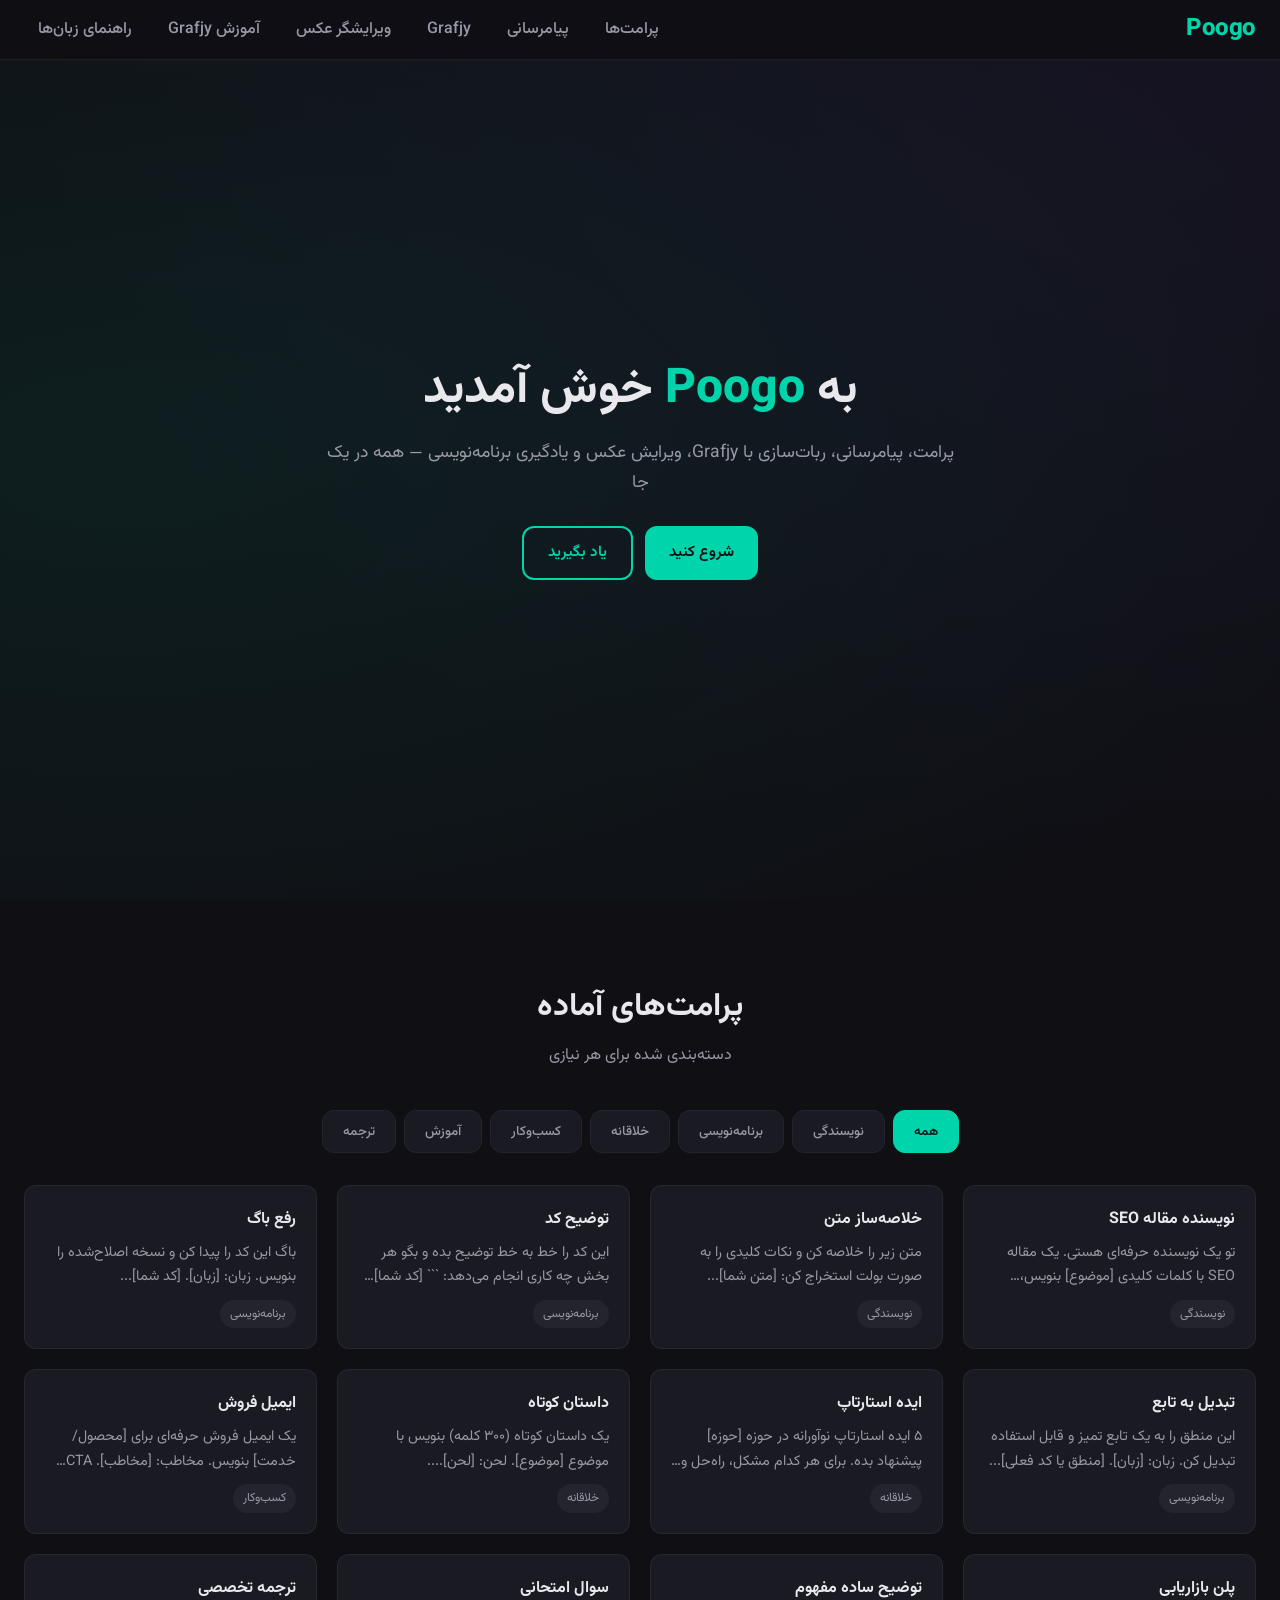
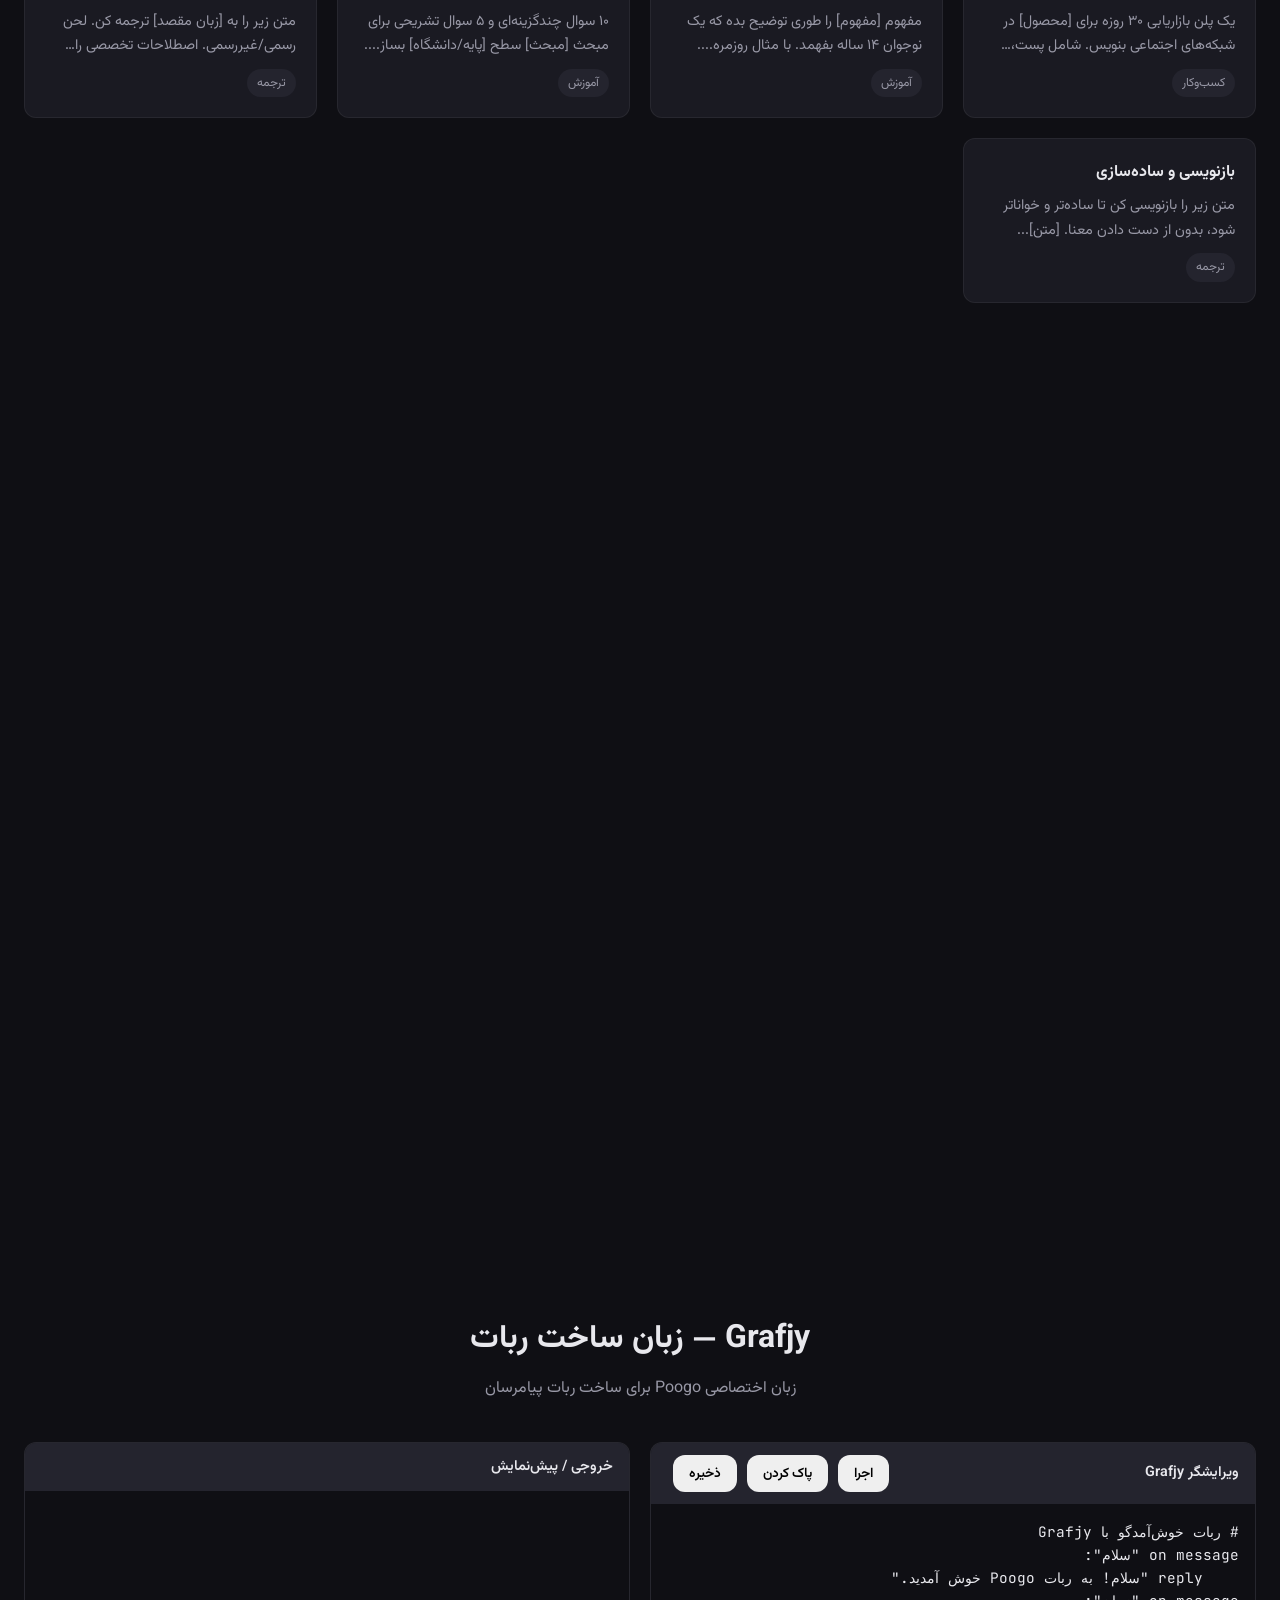
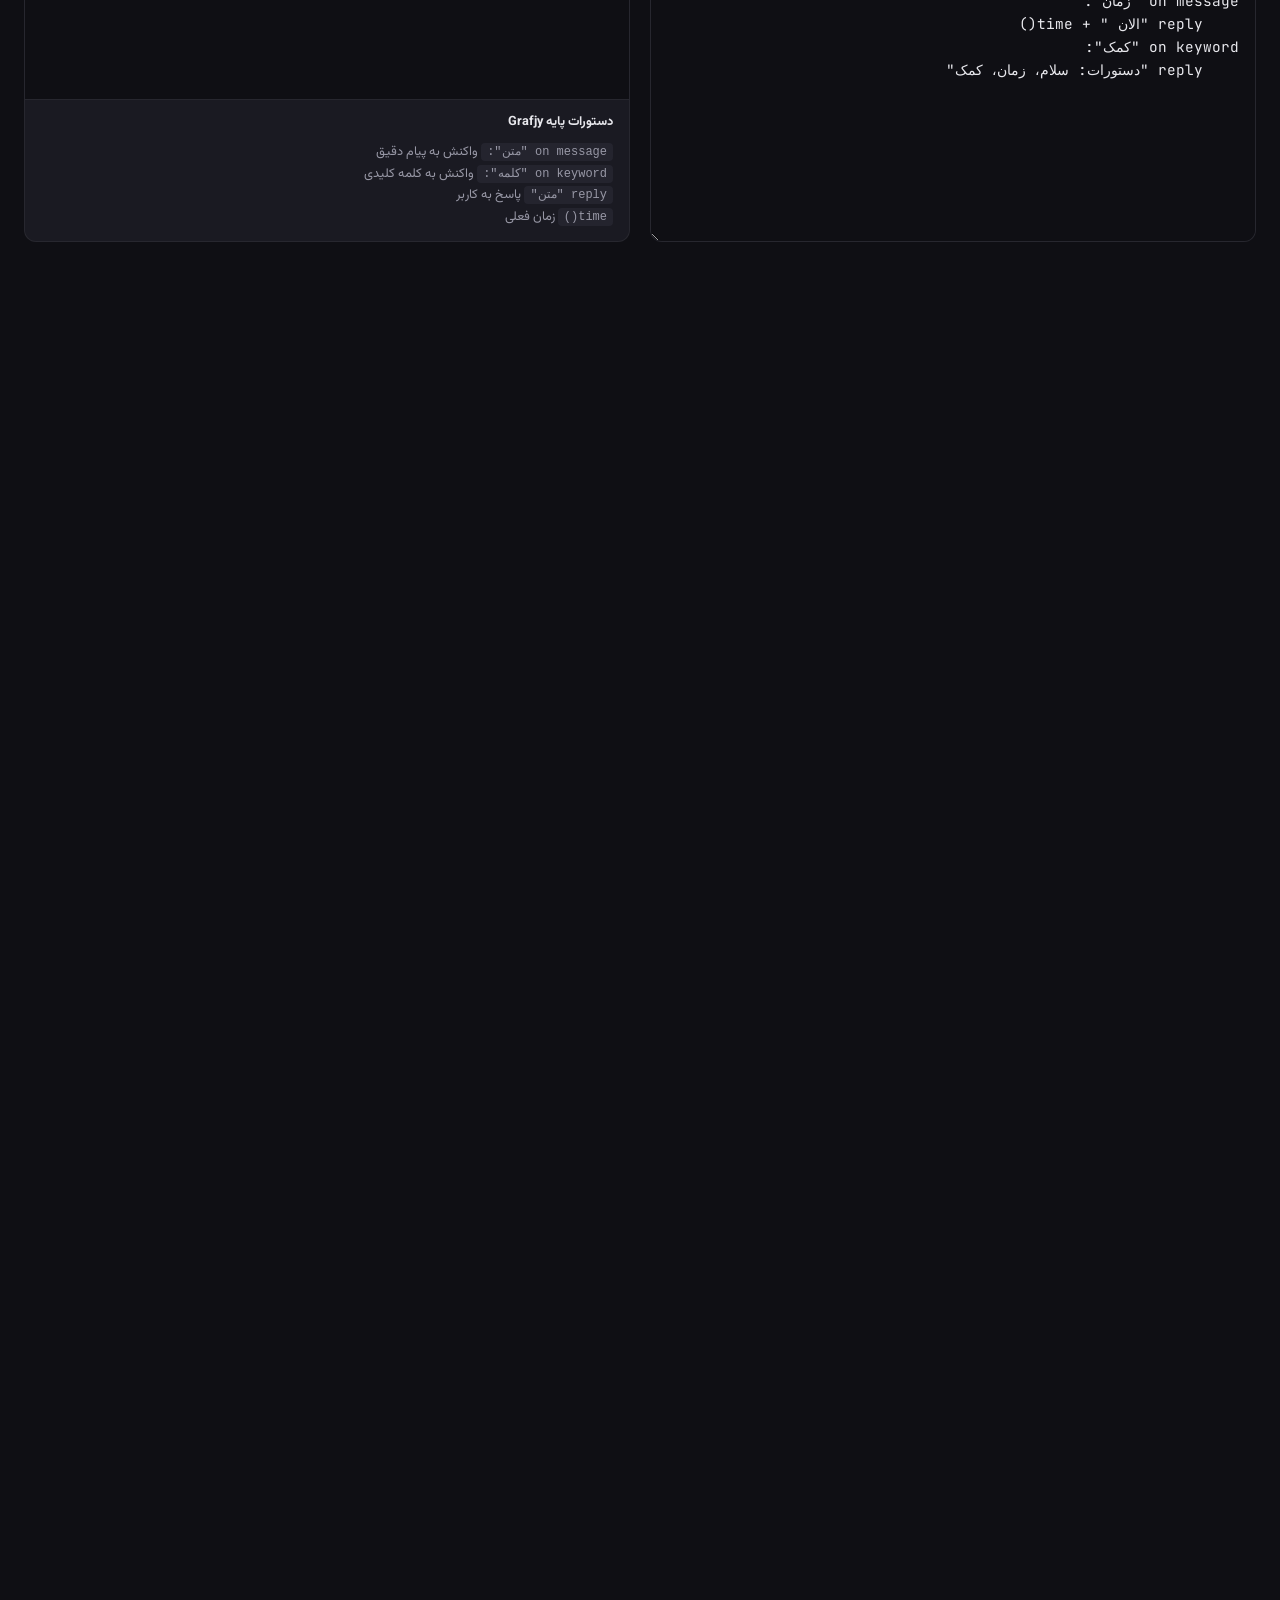
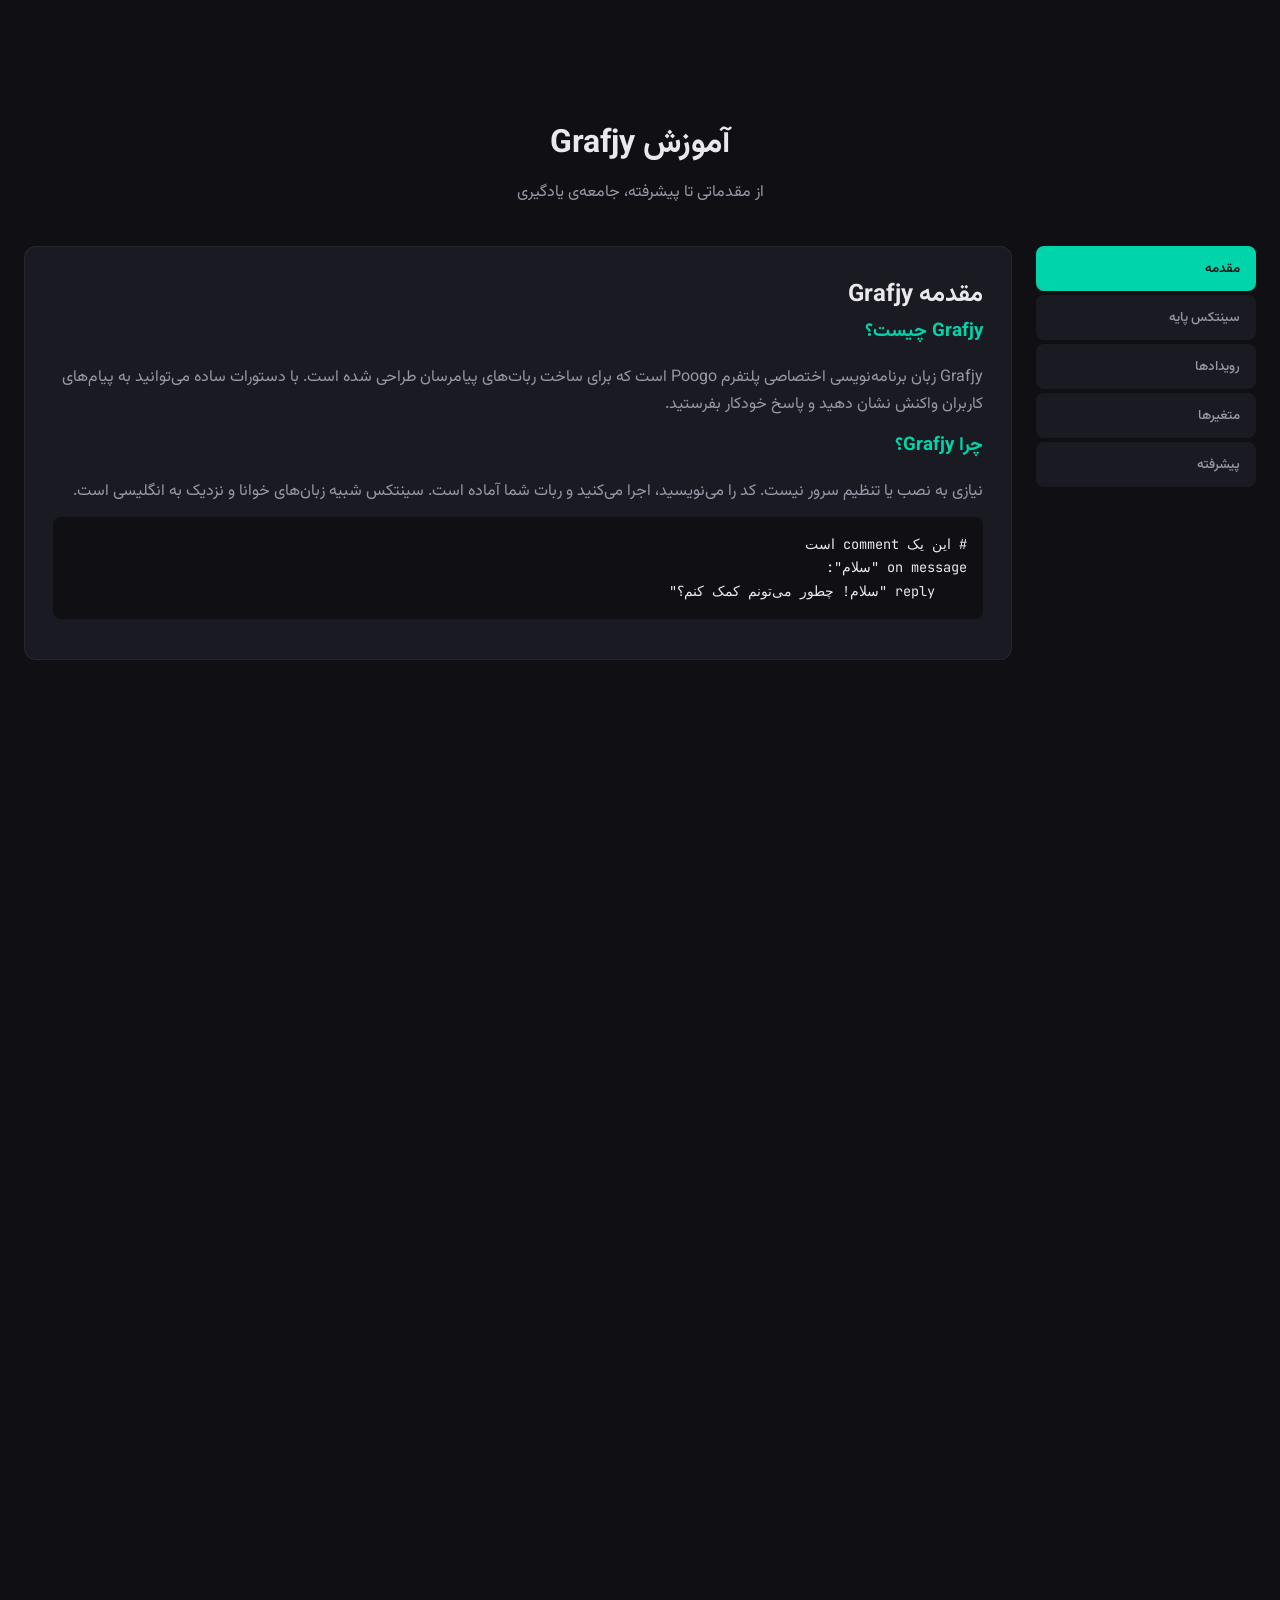
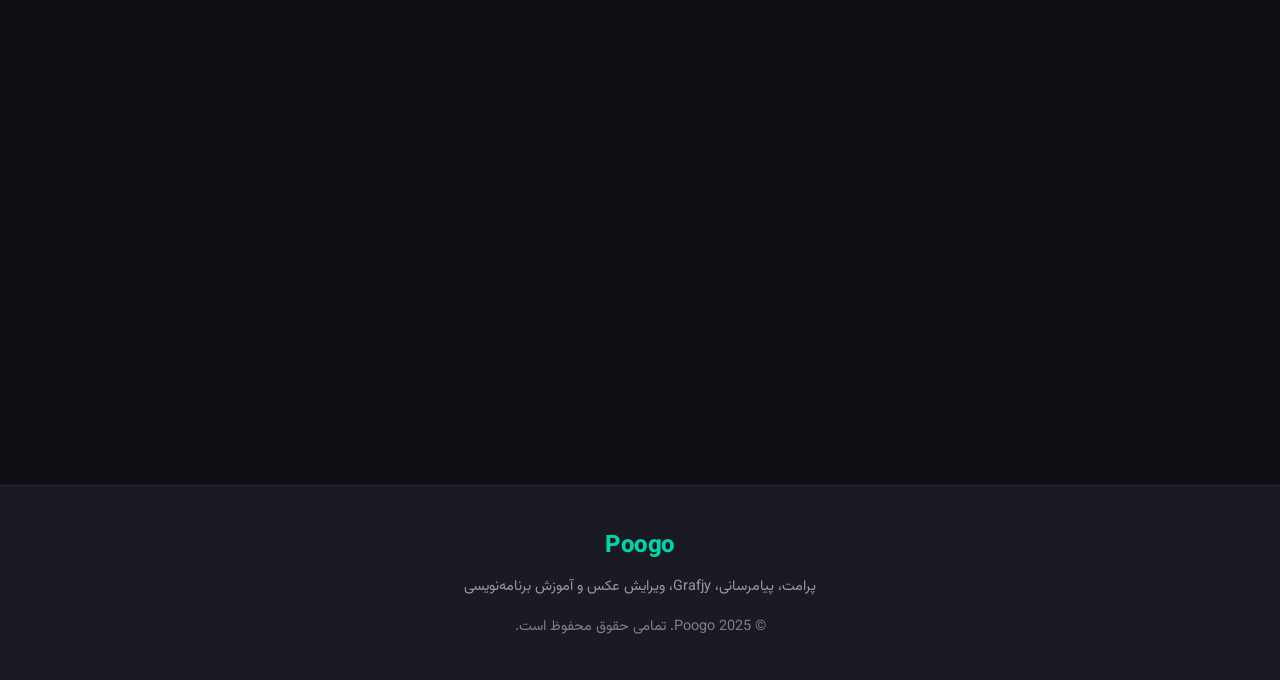
<file: index.html>
<!DOCTYPE html>
<html lang="fa" dir="rtl">
<head>
  <meta charset="UTF-8">
  <meta name="viewport" content="width=device-width, initial-scale=1.0, viewport-fit=cover">
  <meta name="theme-color" content="#0f0f14">
  <meta name="description" content="Poogo — پرامت‌های آماده، پیامرسانی پیشرفته، زبان Grafjy برای ساخت ربات، ویرایشگر عکس و آموزش برنامه‌نویسی. همه در یک پلتفرم.">
  <meta name="keywords" content="Poogo, پرامت, Grafjy, ربات پیامرسان, ویرایش عکس, آموزش برنامه نویسی, زبان برنامه نویسی">
  <meta name="author" content="Poogo">
  <meta name="robots" content="index, follow">
  <meta property="og:type" content="website">
  <meta property="og:title" content="Poogo - پلتفرم همه‌کاره">
  <meta property="og:description" content="پرامت، پیامرسانی، ربات‌سازی با Grafjy، ویرایش عکس و یادگیری برنامه‌نویسی — همه در یک جا">
  <meta property="og:locale" content="fa_IR">
  <meta name="twitter:card" content="summary_large_image">
  <meta name="twitter:title" content="Poogo - پلتفرم همه‌کاره">
  <title>Poogo - پلتفرم همه‌کاره</title>
  <link rel="preconnect" href="https://fonts.googleapis.com">
  <link rel="preconnect" href="https://fonts.gstatic.com" crossorigin>
  <link href="https://fonts.googleapis.com/css2?family=Vazirmatn:wght@300;400;500;600;700;800&family=JetBrains+Mono:wght@400;500&display=swap" rel="stylesheet">
  <link rel="stylesheet" href="styles.css">
</head>
<body>
  <!-- نوار ناوبری -->
  <nav class="main-nav">
    <a href="#" class="logo">Poogo</a>
    <button class="nav-toggle" aria-label="منو">☰</button>
    <ul class="nav-links">
      <li><a href="#prompts">پرامت‌ها</a></li>
      <li><a href="#messaging">پیامرسانی</a></li>
      <li><a href="#grafjy">Grafjy</a></li>
      <li><a href="#image-editor">ویرایشگر عکس</a></li>
      <li><a href="#learn-grafjy">آموزش Grafjy</a></li>
      <li><a href="#languages">راهنمای زبان‌ها</a></li>
    </ul>
  </nav>

  <!-- هیرو -->
  <header class="hero">
    <div class="hero-content">
      <h1>به <span class="brand">Poogo</span> خوش آمدید</h1>
      <p>پرامت، پیامرسانی، ربات‌سازی با Grafjy، ویرایش عکس و یادگیری برنامه‌نویسی — همه در یک جا</p>
      <div class="hero-actions">
        <a href="#prompts" class="btn btn-primary">شروع کنید</a>
        <a href="#learn-grafjy" class="btn btn-outline">یاد بگیرید</a>
      </div>
    </div>
    <div class="hero-visual"></div>
  </header>

  <main>
    <!-- بخش پرامت‌های آماده -->
    <section id="prompts" class="section">
      <h2 class="section-title">پرامت‌های آماده</h2>
      <p class="section-desc">دسته‌بندی شده برای هر نیازی</p>
      <div class="prompt-categories">
        <button class="cat-btn active" data-cat="all">همه</button>
        <button class="cat-btn" data-cat="writing">نویسندگی</button>
        <button class="cat-btn" data-cat="code">برنامه‌نویسی</button>
        <button class="cat-btn" data-cat="creative">خلاقانه</button>
        <button class="cat-btn" data-cat="business">کسب‌وکار</button>
        <button class="cat-btn" data-cat="education">آموزش</button>
        <button class="cat-btn" data-cat="translate">ترجمه</button>
      </div>
      <div class="prompts-grid" id="promptsGrid"></div>
      <div class="prompt-modal" id="promptModal">
        <div class="modal-content">
          <span class="modal-close">&times;</span>
          <h3 id="modalPromptTitle"></h3>
          <pre id="modalPromptText"></pre>
          <button class="btn btn-primary copy-prompt">کپی پرامت</button>
        </div>
      </div>
    </section>

    <!-- بخش پیامرسانی پیشرفته -->
    <section id="messaging" class="section dark">
      <h2 class="section-title">پیامرسانی پیشرفته</h2>
      <p class="section-desc">ارسال و مدیریت پیام با قابلیت‌های حرفه‌ای</p>
      <div class="messaging-app">
        <aside class="chat-list">
          <div class="chat-search">
            <input type="search" placeholder="جستجوی مکالمه..." id="chatSearch">
          </div>
          <ul class="conversations" id="conversationsList"></ul>
          <button class="btn btn-small new-chat">مکالمه جدید</button>
        </aside>
        <div class="chat-area">
          <div class="chat-header">
            <span id="currentChatName">یک مکالمه انتخاب کنید</span>
            <div class="chat-actions">
              <button class="icon-btn" title="قرار ملاقات">📅</button>
              <button class="icon-btn" title="پیوست">📎</button>
              <button class="icon-btn" title="واکنش سریع">⚡</button>
            </div>
          </div>
          <div class="messages-container" id="messagesContainer">
            <div class="empty-chat" id="emptyChat">
              <p>برای شروع یک مکالمه را انتخاب کنید یا «مکالمه جدید» بزنید.</p>
            </div>
            <div class="messages" id="messages"></div>
          </div>
          <div class="compose">
            <div class="compose-toolbar">
              <button class="toolbar-btn" data-format="bold" title="پررنگ">B</button>
              <button class="toolbar-btn" data-format="italic" title="ایتالیک">I</button>
              <button class="toolbar-btn" data-format="code" title="کد">&#60;/&#62;</button>
              <button class="toolbar-btn emoji-trigger" title="ایموجی">😀</button>
              <input type="file" id="attachFile" hidden accept="image/*,.pdf">
              <button class="toolbar-btn" id="attachBtn" title="پیوست">📎</button>
            </div>
            <textarea id="messageInput" placeholder="پیام خود را بنویسید..." rows="2"></textarea>
            <button class="btn btn-primary send-btn" id="sendMessage">ارسال</button>
          </div>
        </div>
      </div>
      <div class="emoji-picker" id="emojiPicker"></div>
    </section>

    <!-- بخش Grafjy - زبان و ساخت ربات -->
    <section id="grafjy" class="section">
      <h2 class="section-title">Grafjy — زبان ساخت ربات</h2>
      <p class="section-desc">زبان اختصاصی Poogo برای ساخت ربات پیامرسان</p>
      <div class="grafjy-workspace">
        <div class="editor-panel">
          <div class="editor-toolbar">
            <span>ویرایشگر Grafjy</span>
            <div>
              <button class="btn btn-small" id="runGrafjy">اجرا</button>
              <button class="btn btn-small" id="clearGrafjy">پاک کردن</button>
              <button class="btn btn-small" id="saveGrafjy">ذخیره</button>
            </div>
          </div>
          <textarea id="grafjyCode" class="code-editor" spellcheck="false"># ربات خوش‌آمدگو با Grafjy
on message "سلام":
    reply "سلام! به ربات Poogo خوش آمدید."
on message "زمان":
    reply "الان " + time()
on keyword "کمک":
    reply "دستورات: سلام، زمان، کمک"
</textarea>
        </div>
        <div class="output-panel">
          <div class="output-toolbar">خروجی / پیش‌نمایش</div>
          <pre id="grafjyOutput" class="output-console"></pre>
          <div class="grafjy-docs-inline">
            <h4>دستورات پایه Grafjy</h4>
            <code>on message "متن":</code> واکنش به پیام دقیق<br>
            <code>on keyword "کلمه":</code> واکنش به کلمه کلیدی<br>
            <code>reply "متن"</code> پاسخ به کاربر<br>
            <code>time()</code> زمان فعلی
          </div>
        </div>
      </div>
    </section>

    <!-- بخش ویرایشگر عکس -->
    <section id="image-editor" class="section dark">
      <h2 class="section-title">ویرایشگر عکس حرفه‌ای</h2>
      <p class="section-desc">فونت‌های زیاد، تمپلیت‌ها و ابزارهای کامل</p>
      <div class="image-editor-app">
        <div class="editor-sidebar">
          <div class="sidebar-block">
            <h4>آپلود عکس</h4>
            <input type="file" id="uploadImage" accept="image/*">
            <button class="btn btn-small" id="newCanvas">بوم خالی</button>
          </div>
          <div class="sidebar-block">
            <h4>تمپلیت‌ها</h4>
            <div class="templates-grid" id="templatesGrid"></div>
          </div>
          <div class="sidebar-block">
            <h4>متن</h4>
            <input type="text" id="textOverlay" placeholder="متن روی عکس">
            <select id="fontSelect"></select>
            <input type="color" id="textColor" value="#ffffff">
            <input type="range" id="fontSize" min="12" max="120" value="48">
            <span id="fontSizeLabel">48px</span>
          </div>
          <div class="sidebar-block">
            <h4>فیلترها</h4>
            <div class="filters-grid" id="filtersGrid"></div>
          </div>
        </div>
        <div class="canvas-area">
          <div class="canvas-toolbar">
            <button class="btn btn-small" id="undoCanvas">↶ بازگردانی</button>
            <button class="btn btn-small" id="downloadImage">دانلود</button>
          </div>
          <div class="canvas-wrapper">
            <canvas id="mainCanvas"></canvas>
          </div>
        </div>
      </div>
    </section>

    <!-- بخش آموزش Grafjy -->
    <section id="learn-grafjy" class="section">
      <h2 class="section-title">آموزش Grafjy</h2>
      <p class="section-desc">از مقدماتی تا پیشرفته، جامعه‌ی یادگیری</p>
      <div class="learn-layout">
        <nav class="learn-nav">
          <button class="learn-nav-btn active" data-lesson="intro">مقدمه</button>
          <button class="learn-nav-btn" data-lesson="syntax">سینتکس پایه</button>
          <button class="learn-nav-btn" data-lesson="events">رویدادها</button>
          <button class="learn-nav-btn" data-lesson="variables">متغیرها</button>
          <button class="learn-nav-btn" data-lesson="advanced">پیشرفته</button>
        </nav>
        <article class="learn-content" id="learnContent"></article>
      </div>
    </section>

    <!-- بخش راهنمای زبان‌های برنامه‌نویسی -->
    <section id="languages" class="section dark">
      <h2 class="section-title">بهترین زبان‌های برنامه‌نویسی و دوره‌ها</h2>
      <p class="section-desc">راهنمای کامل هر حوزه و دوره‌های یادگیری ساده</p>
      <div class="languages-tabs">
        <button class="lang-tab active" data-domain="all">همه حوزه‌ها</button>
        <button class="lang-tab" data-domain="web">وب</button>
        <button class="lang-tab" data-domain="mobile">موبایل</button>
        <button class="lang-tab" data-domain="ai">هوش مصنوعی</button>
        <button class="lang-tab" data-domain="game">بازی</button>
        <button class="lang-tab" data-domain="backend">سرور</button>
        <button class="lang-tab" data-domain="data">داده و تحلیل</button>
      </div>
      <div class="languages-grid" id="languagesGrid"></div>
      <div class="courses-section">
        <h3>دوره‌های کامل یادگیری</h3>
        <div class="courses-grid" id="coursesGrid"></div>
      </div>
    </section>
  </main>

  <footer class="main-footer">
    <div class="footer-inner">
      <span class="logo">Poogo</span>
      <p>پرامت، پیامرسانی، Grafjy، ویرایش عکس و آموزش برنامه‌نویسی</p>
      <p class="copyright">© 2025 Poogo. تمامی حقوق محفوظ است.</p>
    </div>
  </footer>

  <script src="app.js"></script>
</body>
</html>
</file>
<file: styles.css>
/* ===== Poogo - طراحی اصلی ===== */
:root {
  --bg: #0f0f14;
  --bg-card: #1a1a22;
  --bg-elevated: #24242e;
  --text: #e8e8ed;
  --text-muted: #9898a6;
  --accent: #00d4aa;
  --accent-dim: #00a884;
  --accent-2: #7c5cff;
  --accent-2-dim: #5a3fd9;
  --danger: #ff5c7c;
  --success: #00d4aa;
  --radius: 12px;
  --radius-sm: 8px;
  --font: 'Vazirmatn', 'Tahoma', sans-serif;
  --font-mono: 'JetBrains Mono', monospace;
  --shadow: 0 8px 32px rgba(0,0,0,0.4);
  --transition: 0.2s ease;
}

* {
  box-sizing: border-box;
  margin: 0;
  padding: 0;
}

html {
  scroll-behavior: smooth;
}

body {
  font-family: var(--font);
  background: var(--bg);
  color: var(--text);
  line-height: 1.7;
  min-height: 100vh;
  direction: rtl;
}

/* ناوبری */
.main-nav {
  position: fixed;
  top: 0;
  right: 0;
  left: 0;
  height: 60px;
  background: rgba(15, 15, 20, 0.92);
  backdrop-filter: blur(12px);
  display: flex;
  align-items: center;
  justify-content: space-between;
  padding: 0 24px;
  z-index: 1000;
  border-bottom: 1px solid rgba(255,255,255,0.06);
}

.logo {
  font-weight: 800;
  font-size: 1.5rem;
  color: var(--accent);
  text-decoration: none;
  letter-spacing: -0.02em;
}

.nav-links {
  display: flex;
  gap: 8px;
  list-style: none;
}

.nav-links a {
  color: var(--text-muted);
  text-decoration: none;
  padding: 8px 14px;
  border-radius: var(--radius-sm);
  font-weight: 500;
  transition: var(--transition);
}

.nav-links a:hover {
  color: var(--text);
  background: var(--bg-elevated);
}

.nav-toggle {
  display: none;
  background: none;
  border: none;
  color: var(--text);
  font-size: 1.5rem;
  cursor: pointer;
}

/* هیرو */
.hero {
  min-height: 100vh;
  display: flex;
  align-items: center;
  justify-content: center;
  padding: 100px 24px 60px;
  position: relative;
  overflow: hidden;
}

.hero::before {
  content: '';
  position: absolute;
  top: -50%;
  left: -50%;
  width: 200%;
  height: 200%;
  background: radial-gradient(ellipse at 30% 50%, rgba(0, 212, 170, 0.08) 0%, transparent 50%),
              radial-gradient(ellipse at 70% 30%, rgba(124, 92, 255, 0.06) 0%, transparent 45%);
  pointer-events: none;
}

.hero-content {
  text-align: center;
  max-width: 640px;
  position: relative;
  z-index: 1;
}

.hero h1 {
  font-size: clamp(2rem, 5vw, 3rem);
  font-weight: 700;
  margin-bottom: 16px;
  line-height: 1.3;
}

.hero .brand {
  color: var(--accent);
  font-weight: 800;
}

.hero p {
  color: var(--text-muted);
  font-size: 1.1rem;
  margin-bottom: 28px;
}

.hero-actions {
  display: flex;
  gap: 12px;
  justify-content: center;
  flex-wrap: wrap;
}

.btn {
  display: inline-flex;
  align-items: center;
  justify-content: center;
  padding: 12px 24px;
  border-radius: var(--radius);
  font-family: var(--font);
  font-weight: 600;
  font-size: 0.95rem;
  cursor: pointer;
  border: none;
  transition: var(--transition);
  text-decoration: none;
}

.btn-primary {
  background: var(--accent);
  color: var(--bg);
}

.btn-primary:hover {
  background: var(--accent-dim);
  transform: translateY(-1px);
}

.btn-outline {
  background: transparent;
  color: var(--accent);
  border: 2px solid var(--accent);
}

.btn-outline:hover {
  background: rgba(0, 212, 170, 0.1);
}

.btn-small {
  padding: 8px 16px;
  font-size: 0.85rem;
}

/* بخش‌ها */
.section {
  padding: 80px 24px;
  max-width: 1280px;
  margin: 0 auto;
}

.section.dark {
  background: var(--bg-card);
  margin: 0 -9999px;
  padding: 80px 24px;
  padding-left: max(24px, calc(50% - 640px + 24px));
  padding-right: max(24px, calc(50% - 640px + 24px));
}

.section-title {
  font-size: 2rem;
  font-weight: 700;
  margin-bottom: 8px;
  text-align: center;
}

.section-desc {
  color: var(--text-muted);
  text-align: center;
  margin-bottom: 40px;
}

/* پرامت‌ها */
.prompt-categories {
  display: flex;
  flex-wrap: wrap;
  gap: 8px;
  justify-content: center;
  margin-bottom: 32px;
}

.cat-btn {
  padding: 10px 20px;
  border-radius: var(--radius);
  border: 1px solid var(--bg-elevated);
  background: var(--bg-card);
  color: var(--text-muted);
  font-family: var(--font);
  font-weight: 500;
  cursor: pointer;
  transition: var(--transition);
}

.cat-btn:hover,
.cat-btn.active {
  background: var(--accent);
  color: var(--bg);
  border-color: var(--accent);
}

.prompts-grid {
  display: grid;
  grid-template-columns: repeat(auto-fill, minmax(280px, 1fr));
  gap: 20px;
}

.prompt-card {
  background: var(--bg-card);
  border-radius: var(--radius);
  padding: 20px;
  border: 1px solid rgba(255,255,255,0.06);
  cursor: pointer;
  transition: var(--transition);
}

.prompt-card:hover {
  border-color: var(--accent);
  box-shadow: 0 0 0 1px var(--accent), var(--shadow);
}

.prompt-card h4 {
  font-size: 1rem;
  margin-bottom: 8px;
  color: var(--text);
}

.prompt-card p {
  font-size: 0.9rem;
  color: var(--text-muted);
  display: -webkit-box;
  -webkit-line-clamp: 2;
  -webkit-box-orient: vertical;
  overflow: hidden;
}

.prompt-card .tag {
  display: inline-block;
  margin-top: 10px;
  padding: 4px 10px;
  background: var(--bg-elevated);
  border-radius: 20px;
  font-size: 0.75rem;
  color: var(--text-muted);
}

/* مودال پرامت */
.prompt-modal {
  display: none;
  position: fixed;
  inset: 0;
  background: rgba(0,0,0,0.7);
  z-index: 2000;
  align-items: center;
  justify-content: center;
  padding: 24px;
}

.prompt-modal.active {
  display: flex;
}

.prompt-modal .modal-content {
  background: var(--bg-card);
  border-radius: var(--radius);
  padding: 28px;
  max-width: 560px;
  width: 100%;
  max-height: 90vh;
  overflow: auto;
  position: relative;
  border: 1px solid var(--bg-elevated);
}

.modal-close {
  position: absolute;
  top: 16px;
  left: 16px;
  font-size: 1.5rem;
  cursor: pointer;
  color: var(--text-muted);
}

.modal-close:hover {
  color: var(--text);
}

.prompt-modal h3 {
  margin-bottom: 12px;
  padding-left: 32px;
}

.prompt-modal pre {
  background: var(--bg);
  padding: 16px;
  border-radius: var(--radius-sm);
  font-family: var(--font-mono);
  font-size: 0.85rem;
  overflow-x: auto;
  margin-bottom: 16px;
  white-space: pre-wrap;
  word-break: break-word;
}

.prompt-modal .copy-prompt {
  width: 100%;
}

/* پیامرسانی */
.messaging-app {
  display: grid;
  grid-template-columns: 280px 1fr;
  min-height: 560px;
  background: var(--bg);
  border-radius: var(--radius);
  overflow: hidden;
  border: 1px solid rgba(255,255,255,0.06);
}

.chat-list {
  border-left: 1px solid rgba(255,255,255,0.06);
  display: flex;
  flex-direction: column;
}

.chat-search {
  padding: 12px;
}

.chat-search input {
  width: 100%;
  padding: 10px 14px;
  border-radius: var(--radius-sm);
  border: 1px solid var(--bg-elevated);
  background: var(--bg-card);
  color: var(--text);
  font-family: var(--font);
}

.chat-search input::placeholder {
  color: var(--text-muted);
}

.conversations {
  flex: 1;
  overflow-y: auto;
  list-style: none;
}

.conversation-item {
  padding: 14px 16px;
  border-bottom: 1px solid rgba(255,255,255,0.04);
  cursor: pointer;
  transition: var(--transition);
  display: flex;
  align-items: center;
  gap: 12px;
}

.conversation-item:hover,
.conversation-item.active {
  background: var(--bg-elevated);
}

.conversation-item .avatar {
  width: 44px;
  height: 44px;
  border-radius: 50%;
  background: linear-gradient(135deg, var(--accent), var(--accent-2));
  display: flex;
  align-items: center;
  justify-content: center;
  font-weight: 700;
  font-size: 1rem;
}

.conversation-item .conv-info {
  flex: 1;
  min-width: 0;
}

.conversation-item .conv-name {
  font-weight: 600;
  margin-bottom: 2px;
}

.conversation-item .conv-preview {
  font-size: 0.85rem;
  color: var(--text-muted);
  white-space: nowrap;
  overflow: hidden;
  text-overflow: ellipsis;
}

.new-chat {
  margin: 12px;
  width: calc(100% - 24px);
}

.chat-area {
  display: flex;
  flex-direction: column;
  min-height: 0;
}

.chat-header {
  padding: 14px 20px;
  border-bottom: 1px solid rgba(255,255,255,0.06);
  display: flex;
  align-items: center;
  justify-content: space-between;
}

.chat-actions {
  display: flex;
  gap: 4px;
}

.icon-btn {
  width: 36px;
  height: 36px;
  border: none;
  background: var(--bg-elevated);
  color: var(--text);
  border-radius: var(--radius-sm);
  cursor: pointer;
  font-size: 1rem;
  transition: var(--transition);
}

.icon-btn:hover {
  background: var(--accent);
  color: var(--bg);
}

.messages-container {
  flex: 1;
  overflow-y: auto;
  padding: 20px;
  position: relative;
}

.empty-chat {
  display: flex;
  align-items: center;
  justify-content: center;
  min-height: 200px;
  color: var(--text-muted);
}

.empty-chat.hidden {
  display: none;
}

.messages {
  display: flex;
  flex-direction: column;
  gap: 12px;
}

.msg {
  max-width: 75%;
  padding: 12px 16px;
  border-radius: var(--radius);
  font-size: 0.95rem;
  align-self: flex-start;
}

.msg.sent {
  align-self: flex-end;
  background: var(--accent);
  color: var(--bg);
}

.msg.received {
  background: var(--bg-elevated);
  border: 1px solid rgba(255,255,255,0.06);
}

.msg time {
  display: block;
  font-size: 0.75rem;
  color: inherit;
  opacity: 0.8;
  margin-top: 6px;
}

.compose {
  padding: 12px 20px;
  border-top: 1px solid rgba(255,255,255,0.06);
  display: flex;
  flex-direction: column;
  gap: 8px;
}

.compose-toolbar {
  display: flex;
  gap: 4px;
}

.toolbar-btn {
  width: 32px;
  height: 32px;
  border: none;
  background: var(--bg-elevated);
  color: var(--text);
  border-radius: 6px;
  cursor: pointer;
  font-size: 0.9rem;
  font-family: var(--font-mono);
}

.toolbar-btn:hover {
  background: var(--accent);
  color: var(--bg);
}

.compose textarea {
  width: 100%;
  padding: 12px 14px;
  border-radius: var(--radius-sm);
  border: 1px solid var(--bg-elevated);
  background: var(--bg-card);
  color: var(--text);
  font-family: var(--font);
  font-size: 0.95rem;
  resize: none;
  min-height: 44px;
}

.compose textarea::placeholder {
  color: var(--text-muted);
}

.send-btn {
  align-self: flex-end;
}

.emoji-picker {
  position: absolute;
  bottom: 80px;
  right: 24px;
  background: var(--bg-card);
  border-radius: var(--radius);
  padding: 12px;
  display: none;
  flex-wrap: wrap;
  gap: 6px;
  max-width: 280px;
  border: 1px solid var(--bg-elevated);
  z-index: 100;
}

.emoji-picker.active {
  display: flex;
}

.emoji-picker span {
  cursor: pointer;
  font-size: 1.2rem;
}

/* Grafjy */
.grafjy-workspace {
  display: grid;
  grid-template-columns: 1fr 1fr;
  gap: 20px;
  min-height: 400px;
}

@media (max-width: 900px) {
  .grafjy-workspace {
    grid-template-columns: 1fr;
  }
}

.editor-panel,
.output-panel {
  background: var(--bg-card);
  border-radius: var(--radius);
  border: 1px solid rgba(255,255,255,0.06);
  overflow: hidden;
  display: flex;
  flex-direction: column;
}

.editor-toolbar,
.output-toolbar {
  padding: 12px 16px;
  background: var(--bg-elevated);
  font-weight: 600;
  font-size: 0.9rem;
  display: flex;
  align-items: center;
  justify-content: space-between;
}

.editor-toolbar .btn,
.output-toolbar .btn {
  margin-left: 6px;
}

.code-editor {
  flex: 1;
  min-height: 320px;
  padding: 16px;
  border: none;
  background: var(--bg);
  color: var(--text);
  font-family: var(--font-mono);
  font-size: 0.9rem;
  line-height: 1.6;
  resize: vertical;
}

.code-editor:focus {
  outline: none;
}

.output-console {
  flex: 1;
  min-height: 160px;
  padding: 16px;
  margin: 0;
  background: var(--bg);
  color: var(--accent);
  font-family: var(--font-mono);
  font-size: 0.85rem;
  overflow: auto;
  white-space: pre-wrap;
  word-break: break-word;
}

.grafjy-docs-inline {
  padding: 12px 16px;
  border-top: 1px solid rgba(255,255,255,0.06);
  font-size: 0.8rem;
  color: var(--text-muted);
}

.grafjy-docs-inline h4 {
  margin-bottom: 8px;
  color: var(--text);
}

.grafjy-docs-inline code {
  background: var(--bg-elevated);
  padding: 2px 6px;
  border-radius: 4px;
  font-size: 0.75rem;
}

/* ویرایشگر عکس */
.image-editor-app {
  display: grid;
  grid-template-columns: 260px 1fr;
  gap: 20px;
  min-height: 500px;
}

@media (max-width: 900px) {
  .image-editor-app {
    grid-template-columns: 1fr;
  }
}

.editor-sidebar {
  display: flex;
  flex-direction: column;
  gap: 20px;
}

.sidebar-block {
  background: var(--bg);
  border-radius: var(--radius);
  padding: 16px;
  border: 1px solid rgba(255,255,255,0.06);
}

.sidebar-block h4 {
  font-size: 0.9rem;
  margin-bottom: 12px;
  color: var(--text-muted);
}

.sidebar-block input[type="text"],
.sidebar-block select {
  width: 100%;
  padding: 8px 12px;
  border-radius: var(--radius-sm);
  border: 1px solid var(--bg-elevated);
  background: var(--bg-card);
  color: var(--text);
  font-family: var(--font);
  margin-bottom: 8px;
}

.sidebar-block input[type="color"] {
  width: 100%;
  height: 36px;
  border: none;
  border-radius: var(--radius-sm);
  cursor: pointer;
  margin-bottom: 8px;
}

.sidebar-block input[type="range"] {
  width: calc(100% - 40px);
  vertical-align: middle;
}

.templates-grid,
.filters-grid {
  display: grid;
  grid-template-columns: repeat(3, 1fr);
  gap: 8px;
}

.template-thumb {
  aspect-ratio: 1;
  border-radius: var(--radius-sm);
  cursor: pointer;
  border: 2px solid transparent;
  object-fit: cover;
  background: var(--bg-elevated);
}

.filter-thumb {
  width: 100%;
  aspect-ratio: 1;
  border-radius: var(--radius-sm);
  cursor: pointer;
  border: 2px solid transparent;
  background: var(--bg-elevated);
  display: block;
}

.template-thumb:hover,
.filter-thumb:hover,
.template-thumb.active,
.filter-thumb.active {
  border-color: var(--accent);
}

.canvas-area {
  display: flex;
  flex-direction: column;
  background: var(--bg);
  border-radius: var(--radius);
  border: 1px solid rgba(255,255,255,0.06);
  overflow: hidden;
}

.canvas-toolbar {
  padding: 10px 16px;
  background: var(--bg-elevated);
  display: flex;
  gap: 8px;
}

.canvas-wrapper {
  flex: 1;
  padding: 20px;
  display: flex;
  align-items: center;
  justify-content: center;
  min-height: 400px;
}

#mainCanvas {
  max-width: 100%;
  max-height: 480px;
  background: #2a2a35;
  border-radius: var(--radius-sm);
  box-shadow: var(--shadow);
}

/* آموزش Grafjy */
.learn-layout {
  display: grid;
  grid-template-columns: 220px 1fr;
  gap: 24px;
  min-height: 400px;
}

@media (max-width: 768px) {
  .learn-layout {
    grid-template-columns: 1fr;
  }
}

.learn-nav {
  display: flex;
  flex-direction: column;
  gap: 4px;
}

.learn-nav-btn {
  padding: 12px 16px;
  text-align: right;
  border: none;
  border-radius: var(--radius-sm);
  background: var(--bg-card);
  color: var(--text-muted);
  font-family: var(--font);
  font-weight: 500;
  cursor: pointer;
  transition: var(--transition);
}

.learn-nav-btn:hover,
.learn-nav-btn.active {
  background: var(--accent);
  color: var(--bg);
}

.learn-content {
  background: var(--bg-card);
  border-radius: var(--radius);
  padding: 28px;
  border: 1px solid rgba(255,255,255,0.06);
}

.learn-content h3 {
  margin-bottom: 16px;
  color: var(--accent);
}

.learn-content p {
  margin-bottom: 12px;
  color: var(--text-muted);
}

.learn-content code {
  background: var(--bg);
  padding: 2px 8px;
  border-radius: 4px;
  font-family: var(--font-mono);
  font-size: 0.9rem;
}

.learn-content pre {
  background: var(--bg);
  padding: 16px;
  border-radius: var(--radius-sm);
  overflow-x: auto;
  margin: 12px 0;
  font-family: var(--font-mono);
  font-size: 0.85rem;
}

/* زبان‌ها و دوره‌ها */
.languages-tabs {
  display: flex;
  flex-wrap: wrap;
  gap: 8px;
  justify-content: center;
  margin-bottom: 32px;
}

.lang-tab {
  padding: 10px 18px;
  border-radius: var(--radius);
  border: 1px solid var(--bg-elevated);
  background: var(--bg);
  color: var(--text-muted);
  font-family: var(--font);
  font-weight: 500;
  cursor: pointer;
  transition: var(--transition);
}

.lang-tab:hover,
.lang-tab.active {
  background: var(--accent-2);
  color: var(--bg);
  border-color: var(--accent-2);
}

.languages-grid {
  display: grid;
  grid-template-columns: repeat(auto-fill, minmax(260px, 1fr));
  gap: 20px;
  margin-bottom: 48px;
}

.lang-card {
  background: var(--bg);
  border-radius: var(--radius);
  padding: 20px;
  border: 1px solid rgba(255,255,255,0.06);
  transition: var(--transition);
}

.lang-card:hover {
  border-color: var(--accent-2);
  transform: translateY(-2px);
}

.lang-card h4 {
  font-size: 1.1rem;
  margin-bottom: 6px;
  color: var(--accent);
}

.lang-card .domain {
  font-size: 0.8rem;
  color: var(--text-muted);
  margin-bottom: 10px;
}

.lang-card p {
  font-size: 0.9rem;
  color: var(--text-muted);
}

.courses-section h3 {
  font-size: 1.4rem;
  margin-bottom: 20px;
  text-align: center;
}

.courses-grid {
  display: grid;
  grid-template-columns: repeat(auto-fill, minmax(280px, 1fr));
  gap: 20px;
}

.course-card {
  background: var(--bg);
  border-radius: var(--radius);
  padding: 24px;
  border: 1px solid rgba(255,255,255,0.06);
  transition: var(--transition);
}

.course-card:hover {
  border-color: var(--accent);
  box-shadow: 0 4px 24px rgba(0, 212, 170, 0.15);
}

.course-card h4 {
  margin-bottom: 8px;
  color: var(--text);
}

.course-card .course-meta {
  font-size: 0.85rem;
  color: var(--text-muted);
  margin-bottom: 12px;
}

.course-card p {
  font-size: 0.9rem;
  color: var(--text-muted);
}

/* فوتر */
.main-footer {
  padding: 40px 24px;
  text-align: center;
  border-top: 1px solid rgba(255,255,255,0.06);
  background: var(--bg-card);
}

.footer-inner {
  max-width: 640px;
  margin: 0 auto;
}

.main-footer .logo {
  display: inline-block;
  margin-bottom: 8px;
}

.main-footer p {
  color: var(--text-muted);
  font-size: 0.9rem;
}

.copyright {
  margin-top: 16px;
  font-size: 0.8rem;
  opacity: 0.8;
}

/* ========== ریسپانسیو کامل ========== */

/* تبلت و دسکتاپ کوچک */
@media (max-width: 1024px) {
  .section {
    padding: 60px 20px;
  }
  .section.dark {
    padding: 60px 20px;
    padding-left: max(20px, calc(50% - 512px + 20px));
    padding-right: max(20px, calc(50% - 512px + 20px));
  }
  .section-title {
    font-size: 1.75rem;
  }
  .messaging-app {
    min-height: 480px;
  }
  .prompts-grid {
    grid-template-columns: repeat(auto-fill, minmax(240px, 1fr));
    gap: 16px;
  }
  .languages-grid {
    grid-template-columns: repeat(auto-fill, minmax(220px, 1fr));
  }
  .courses-grid {
    grid-template-columns: repeat(auto-fill, minmax(240px, 1fr));
  }
}

@media (max-width: 900px) {
  .grafjy-workspace {
    grid-template-columns: 1fr;
    min-height: 360px;
  }
  .code-editor {
    min-height: 260px;
  }
  .output-console {
    min-height: 140px;
  }
  .image-editor-app {
    grid-template-columns: 1fr;
    min-height: auto;
  }
  .editor-sidebar {
    flex-direction: row;
    flex-wrap: wrap;
    justify-content: flex-start;
  }
  .editor-sidebar .sidebar-block {
    min-width: 200px;
    flex: 1 1 200px;
  }
  .templates-grid,
  .filters-grid {
    grid-template-columns: repeat(4, 1fr);
  }
}

/* تبلت پرتره و موبایل بزرگ */
@media (max-width: 768px) {
  .main-nav {
    padding: 0 16px;
    height: 56px;
  }
  .logo {
    font-size: 1.3rem;
  }
  .nav-links {
    display: none;
    position: absolute;
    top: 56px;
    right: 0;
    left: 0;
    background: var(--bg-card);
    padding: 12px 16px;
    flex-direction: column;
    gap: 4px;
    border-bottom: 1px solid rgba(255,255,255,0.06);
    max-height: calc(100vh - 56px);
    overflow-y: auto;
  }
  .nav-links.open {
    display: flex;
  }
  .nav-links a {
    padding: 12px 16px;
    min-height: 44px;
    display: flex;
    align-items: center;
  }
  .nav-toggle {
    display: block;
    min-width: 44px;
    min-height: 44px;
    padding: 0;
  }
  .hero {
    padding: 80px 16px 48px;
    min-height: 80vh;
  }
  .hero h1 {
    font-size: 1.75rem;
  }
  .hero p {
    font-size: 1rem;
  }
  .hero-actions {
    flex-direction: column;
    width: 100%;
    max-width: 280px;
    margin: 0 auto;
  }
  .hero-actions .btn {
    width: 100%;
  }
  .section {
    padding: 48px 16px;
  }
  .section.dark {
    padding: 48px 16px;
    padding-left: 16px;
    padding-right: 16px;
  }
  .section-title {
    font-size: 1.5rem;
    margin-bottom: 6px;
  }
  .section-desc {
    margin-bottom: 28px;
    font-size: 0.95rem;
  }
  .prompt-categories {
    gap: 6px;
    margin-bottom: 24px;
  }
  .cat-btn {
    padding: 8px 14px;
    font-size: 0.9rem;
  }
  .prompts-grid {
    grid-template-columns: 1fr;
    gap: 12px;
  }
  .prompt-card {
    padding: 16px;
  }
  .prompt-modal {
    padding: 12px;
    align-items: flex-end;
  }
  .prompt-modal .modal-content {
    max-height: 85vh;
    padding: 20px 16px 24px;
    border-radius: var(--radius) var(--radius) 0 0;
  }
  .prompt-modal h3 {
    padding-left: 28px;
    font-size: 1.1rem;
  }
  .prompt-modal pre {
    font-size: 0.8rem;
    padding: 12px;
    max-height: 40vh;
    overflow: auto;
  }
  .messaging-app {
    grid-template-columns: 1fr;
    min-height: 70vh;
    border-radius: var(--radius-sm);
  }
  .chat-list {
    border-left: none;
    border-bottom: 1px solid rgba(255,255,255,0.06);
    max-height: 220px;
    min-height: 180px;
  }
  .conversation-item {
    padding: 12px 14px;
  }
  .conversation-item .avatar {
    width: 40px;
    height: 40px;
    font-size: 0.9rem;
  }
  .chat-header {
    padding: 12px 16px;
  }
  .icon-btn {
    width: 40px;
    height: 40px;
  }
  .messages-container {
    padding: 12px 16px;
    min-height: 200px;
  }
  .msg {
    max-width: 88%;
    padding: 10px 14px;
    font-size: 0.9rem;
  }
  .compose {
    padding: 10px 16px;
  }
  .compose textarea {
    min-height: 44px;
    font-size: 16px; /* جلوگیری از زوم در iOS */
  }
  .send-btn {
    width: 100%;
    min-height: 44px;
  }
  .toolbar-btn {
    min-width: 40px;
    min-height: 40px;
  }
  .emoji-picker {
    right: 12px;
    bottom: 70px;
    max-width: calc(100vw - 24px);
  }
  .grafjy-workspace {
    min-height: 320px;
  }
  .editor-toolbar,
  .output-toolbar {
    padding: 10px 12px;
    font-size: 0.85rem;
    flex-wrap: wrap;
    gap: 8px;
  }
  .editor-toolbar .btn,
  .output-toolbar .btn {
    margin-left: 0;
  }
  .code-editor {
    min-height: 220px;
    padding: 12px;
    font-size: 0.85rem;
  }
  .output-console {
    min-height: 120px;
    padding: 12px;
    font-size: 0.8rem;
  }
  .grafjy-docs-inline {
    padding: 10px 12px;
    font-size: 0.75rem;
  }
  .image-editor-app .editor-sidebar {
    flex-direction: column;
  }
  .image-editor-app .sidebar-block {
    min-width: 100%;
  }
  .templates-grid,
  .filters-grid {
    grid-template-columns: repeat(3, 1fr);
  }
  .canvas-wrapper {
    padding: 12px;
    min-height: 280px;
  }
  #mainCanvas {
    max-height: 360px;
  }
  .learn-layout {
    grid-template-columns: 1fr;
    gap: 16px;
  }
  .learn-nav {
    flex-direction: row;
    flex-wrap: wrap;
    gap: 6px;
  }
  .learn-nav-btn {
    flex: 1 1 auto;
    min-width: 120px;
    padding: 10px 12px;
    font-size: 0.9rem;
  }
  .learn-content {
    padding: 20px 16px;
  }
  .learn-content h2 {
    font-size: 1.25rem;
  }
  .learn-content h3 {
    font-size: 1.05rem;
  }
  .languages-tabs {
    gap: 6px;
    margin-bottom: 24px;
  }
  .lang-tab {
    padding: 8px 14px;
    font-size: 0.9rem;
  }
  .languages-grid {
    grid-template-columns: 1fr;
    gap: 12px;
    margin-bottom: 32px;
  }
  .lang-card {
    padding: 16px;
  }
  .courses-section h3 {
    font-size: 1.2rem;
  }
  .courses-grid {
    grid-template-columns: 1fr;
    gap: 12px;
  }
  .course-card {
    padding: 18px;
  }
  .main-footer {
    padding: 32px 16px;
  }
  .main-footer p {
    font-size: 0.85rem;
  }
}

/* موبایل کوچک */
@media (max-width: 480px) {
  .hero h1 {
    font-size: 1.5rem;
  }
  .section-title {
    font-size: 1.35rem;
  }
  .prompt-categories {
    justify-content: flex-start;
    overflow-x: auto;
    flex-wrap: nowrap;
    padding-bottom: 6px;
    -webkit-overflow-scrolling: touch;
    scrollbar-width: none;
  }
  .prompt-categories::-webkit-scrollbar {
    display: none;
  }
  .cat-btn {
    flex-shrink: 0;
  }
  .messaging-app {
    min-height: 75vh;
  }
  .chat-list {
    max-height: 200px;
  }
  .code-editor {
    min-height: 200px;
    font-size: 0.8rem;
  }
  .templates-grid,
  .filters-grid {
    grid-template-columns: repeat(2, 1fr);
  }
  .sidebar-block input[type="range"] {
    width: 100%;
  }
  .canvas-toolbar {
    flex-wrap: wrap;
  }
  .btn-small {
    padding: 8px 12px;
    font-size: 0.8rem;
  }
}

/* نوچ و safe area (گوشی‌های با بریدگی) */
@supports (padding: env(safe-area-inset-top)) {
  .main-nav {
    padding-top: env(safe-area-inset-top);
    height: calc(60px + env(safe-area-inset-top));
  }
  @media (max-width: 768px) {
    .main-nav {
      height: calc(56px + env(safe-area-inset-top));
    }
    .nav-links {
      top: calc(56px + env(safe-area-inset-top));
    }
  }
  .hero {
    padding-top: calc(100px + env(safe-area-inset-top));
  }
  .compose {
    padding-bottom: calc(12px + env(safe-area-inset-bottom));
  }
  .main-footer {
    padding-bottom: calc(40px + env(safe-area-inset-bottom));
  }
}

/* لمس: جلوگیری از هایلایت و بهبود تاچ */
@media (hover: none) and (pointer: coarse) {
  .prompt-card:active,
  .cat-btn:active,
  .btn:active,
  .conversation-item:active,
  .lang-tab:active,
  .course-card:active,
  .learn-nav-btn:active {
    opacity: 0.9;
  }
  .prompt-card:hover {
    transform: none;
  }
  .lang-card:hover {
    transform: none;
  }
  .course-card:hover {
    box-shadow: none;
  }
}

/* کاهش حرکت برای کسانی که ترجیح می‌دهند */
@media (prefers-reduced-motion: reduce) {
  *,
  *::before,
  *::after {
    animation-duration: 0.01ms !important;
    animation-iteration-count: 1 !important;
    transition-duration: 0.01ms !important;
  }
  html {
    scroll-behavior: auto;
  }
}
</file>
